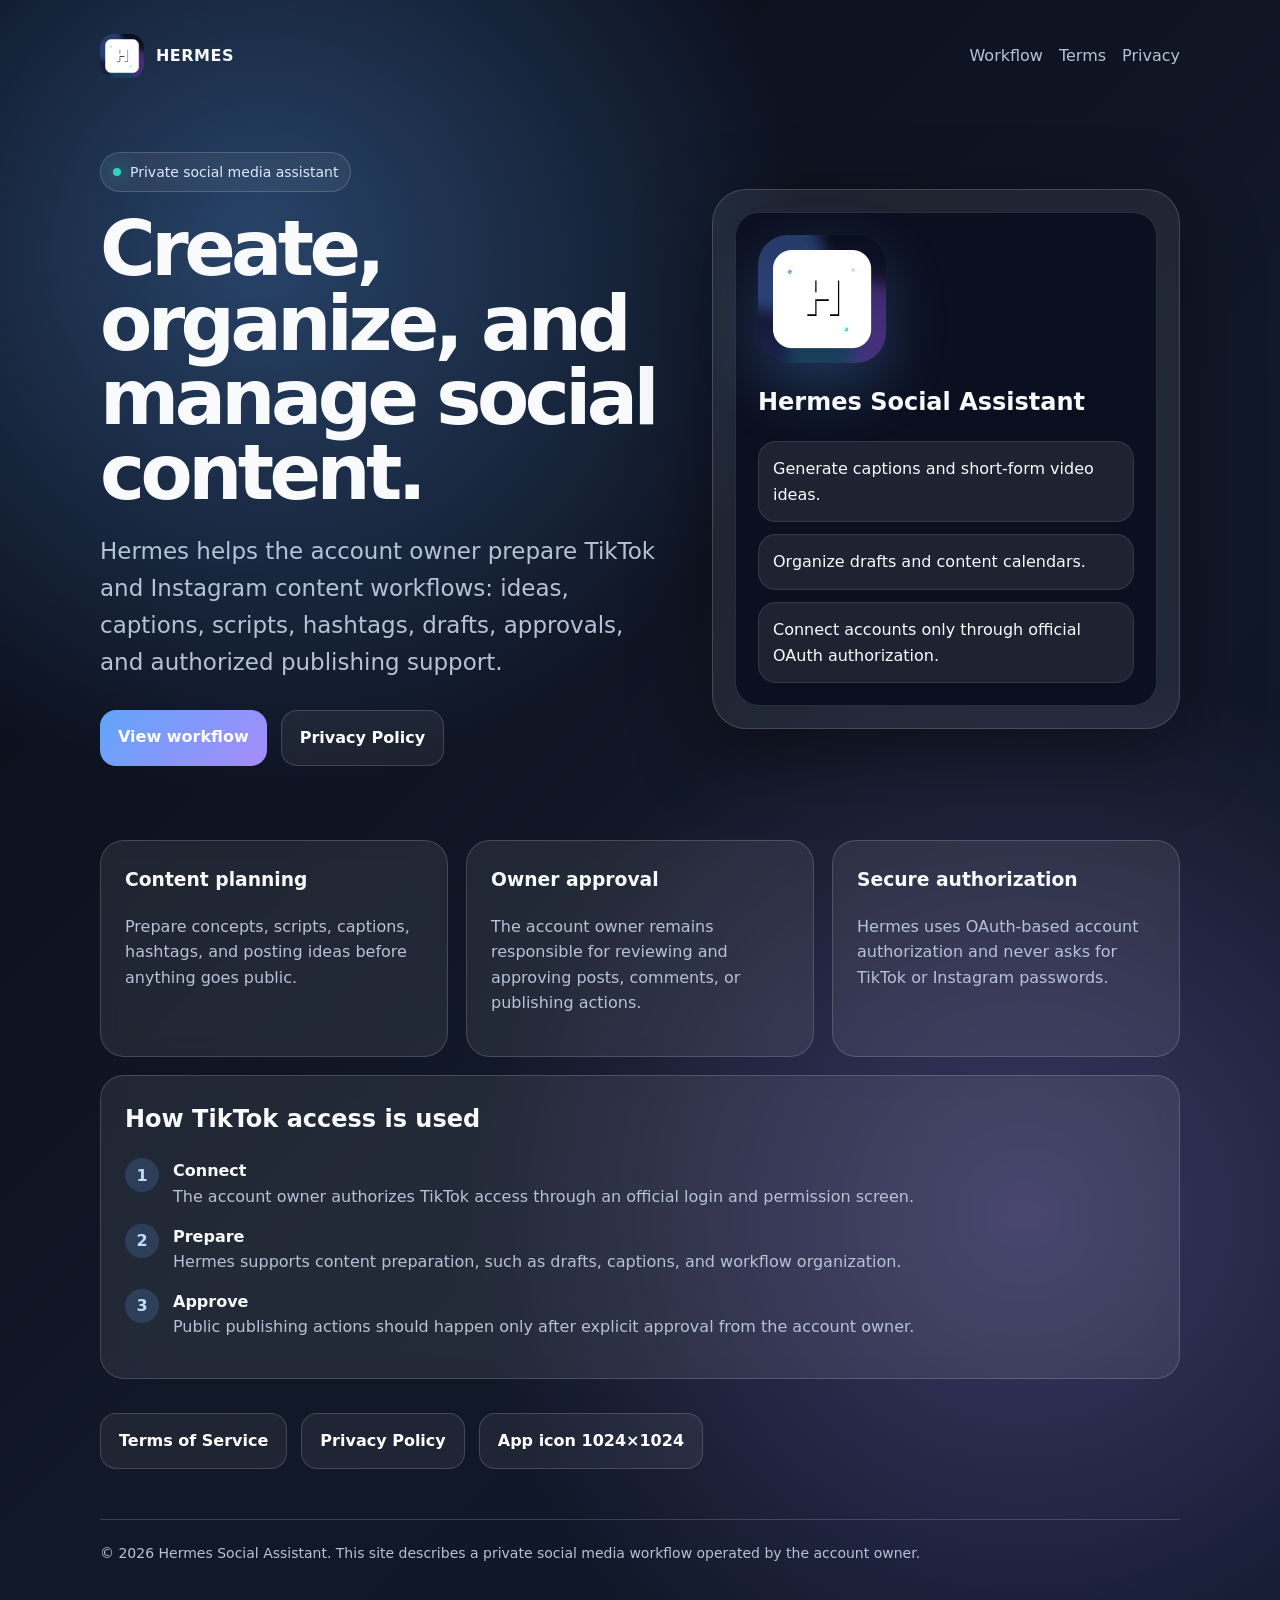
<file: index.html>
<!doctype html>
<html lang="en">
<head>
  <meta charset="utf-8">
  <meta name="viewport" content="width=device-width, initial-scale=1">
  <meta name="description" content="Hermes Social Assistant helps the account owner prepare, organize, and manage social media content workflows for TikTok and Instagram.">
  <title>Hermes Social Assistant</title>
  <style>
    :root { color-scheme: dark; --bg:#070b16; --card:rgba(255,255,255,.08); --line:rgba(255,255,255,.16); --text:#f8fafc; --muted:#b6c2d6; --blue:#60a5fa; --violet:#a78bfa; --teal:#2dd4bf; }
    *{box-sizing:border-box} body{margin:0;font-family:Inter,ui-sans-serif,system-ui,-apple-system,Segoe UI,Roboto,Arial,sans-serif;background:radial-gradient(circle at 20% 15%,rgba(96,165,250,.35),transparent 32%),radial-gradient(circle at 80% 75%,rgba(167,139,250,.28),transparent 35%),linear-gradient(135deg,#070b16 0%,#111827 55%,#0f172a 100%);color:var(--text);line-height:1.6;min-height:100vh}
    .wrap{max-width:1120px;margin:0 auto;padding:34px 20px 56px}.nav{display:flex;align-items:center;justify-content:space-between;gap:18px}.brand{display:flex;align-items:center;gap:12px;font-weight:800;letter-spacing:.03em}.brand img{width:44px;height:44px;border-radius:14px}.links{display:flex;gap:16px;flex-wrap:wrap}.links a{color:var(--muted);text-decoration:none}.links a:hover{color:white}.hero{display:grid;grid-template-columns:1.1fr .9fr;gap:40px;align-items:center;padding:74px 0 54px}.badge{display:inline-flex;align-items:center;gap:9px;padding:8px 12px;border:1px solid var(--line);border-radius:999px;background:rgba(255,255,255,.06);color:#dbeafe;font-size:14px}.dot{width:8px;height:8px;background:var(--teal);border-radius:50%;box-shadow:0 0 18px var(--teal)}h1{font-size:clamp(42px,7vw,76px);line-height:.98;margin:20px 0 18px;letter-spacing:-.06em}.lead{font-size:clamp(18px,2.4vw,23px);color:var(--muted);max-width:680px}.cta{display:flex;gap:14px;flex-wrap:wrap;margin-top:30px}.btn{display:inline-block;text-decoration:none;border-radius:16px;padding:14px 18px;font-weight:800}.primary{background:linear-gradient(135deg,var(--blue),var(--violet));color:white}.secondary{border:1px solid var(--line);color:white;background:rgba(255,255,255,.06)}.phone{padding:22px;border:1px solid var(--line);background:rgba(255,255,255,.07);border-radius:34px;box-shadow:0 24px 80px rgba(0,0,0,.38)}.screen{border-radius:24px;background:#0b1020;padding:22px;border:1px solid rgba(255,255,255,.12)}.icon{width:128px;height:128px;border-radius:30px;display:block;margin-bottom:18px;box-shadow:0 24px 60px rgba(96,165,250,.25)}.mini{display:grid;gap:12px}.bubble{background:rgba(255,255,255,.08);border:1px solid rgba(255,255,255,.10);padding:14px;border-radius:18px}.grid{display:grid;grid-template-columns:repeat(3,1fr);gap:18px;margin-top:20px}.card{border:1px solid var(--line);background:var(--card);border-radius:24px;padding:24px;backdrop-filter:blur(10px)}.card h2,.card h3{margin-top:0}.muted{color:var(--muted)}.steps{counter-reset:step}.step{display:flex;gap:14px;margin:14px 0}.num{flex:0 0 34px;height:34px;border-radius:50%;background:rgba(96,165,250,.18);display:grid;place-items:center;color:#bfdbfe;font-weight:900}.legal{margin-top:34px;display:flex;gap:14px;flex-wrap:wrap}.footer{border-top:1px solid var(--line);margin-top:50px;padding-top:22px;color:var(--muted);font-size:14px}@media(max-width:820px){.hero{grid-template-columns:1fr;padding-top:44px}.grid{grid-template-columns:1fr}.nav{align-items:flex-start;flex-direction:column}h1{font-size:44px}}
  </style>
</head>
<body>
  <div class="wrap">
    <nav class="nav">
      <div class="brand"><img src="./hermes-app-icon-1024.png" alt="Hermes icon"> HERMES</div>
      <div class="links"><a href="#workflow">Workflow</a><a href="./hermes-terms.html">Terms</a><a href="./hermes-privacy.html">Privacy</a></div>
    </nav>
    <main class="hero">
      <section>
        <div class="badge"><span class="dot"></span> Private social media assistant</div>
        <h1>Create, organize, and manage social content.</h1>
        <p class="lead">Hermes helps the account owner prepare TikTok and Instagram content workflows: ideas, captions, scripts, hashtags, drafts, approvals, and authorized publishing support.</p>
        <div class="cta">
          <a class="btn primary" href="#workflow">View workflow</a>
          <a class="btn secondary" href="./hermes-privacy.html">Privacy Policy</a>
        </div>
      </section>
      <aside class="phone" aria-label="Hermes app preview">
        <div class="screen">
          <img class="icon" src="./hermes-app-icon-1024.png" alt="Hermes app icon">
          <h2>Hermes Social Assistant</h2>
          <div class="mini">
            <div class="bubble">Generate captions and short-form video ideas.</div>
            <div class="bubble">Organize drafts and content calendars.</div>
            <div class="bubble">Connect accounts only through official OAuth authorization.</div>
          </div>
        </div>
      </aside>
    </main>
    <section class="grid" id="workflow">
      <article class="card"><h3>Content planning</h3><p class="muted">Prepare concepts, scripts, captions, hashtags, and posting ideas before anything goes public.</p></article>
      <article class="card"><h3>Owner approval</h3><p class="muted">The account owner remains responsible for reviewing and approving posts, comments, or publishing actions.</p></article>
      <article class="card"><h3>Secure authorization</h3><p class="muted">Hermes uses OAuth-based account authorization and never asks for TikTok or Instagram passwords.</p></article>
    </section>
    <section class="card" style="margin-top:18px">
      <h2>How TikTok access is used</h2>
      <div class="steps">
        <div class="step"><div class="num">1</div><div><strong>Connect</strong><br><span class="muted">The account owner authorizes TikTok access through an official login and permission screen.</span></div></div>
        <div class="step"><div class="num">2</div><div><strong>Prepare</strong><br><span class="muted">Hermes supports content preparation, such as drafts, captions, and workflow organization.</span></div></div>
        <div class="step"><div class="num">3</div><div><strong>Approve</strong><br><span class="muted">Public publishing actions should happen only after explicit approval from the account owner.</span></div></div>
      </div>
    </section>
    <div class="legal">
      <a class="btn secondary" href="./hermes-terms.html">Terms of Service</a>
      <a class="btn secondary" href="./hermes-privacy.html">Privacy Policy</a>
      <a class="btn secondary" href="./hermes-app-icon-1024.png">App icon 1024×1024</a>
    </div>
    <footer class="footer">© 2026 Hermes Social Assistant. This site describes a private social media workflow operated by the account owner.</footer>
  </div>
</body>
</html>
</file>
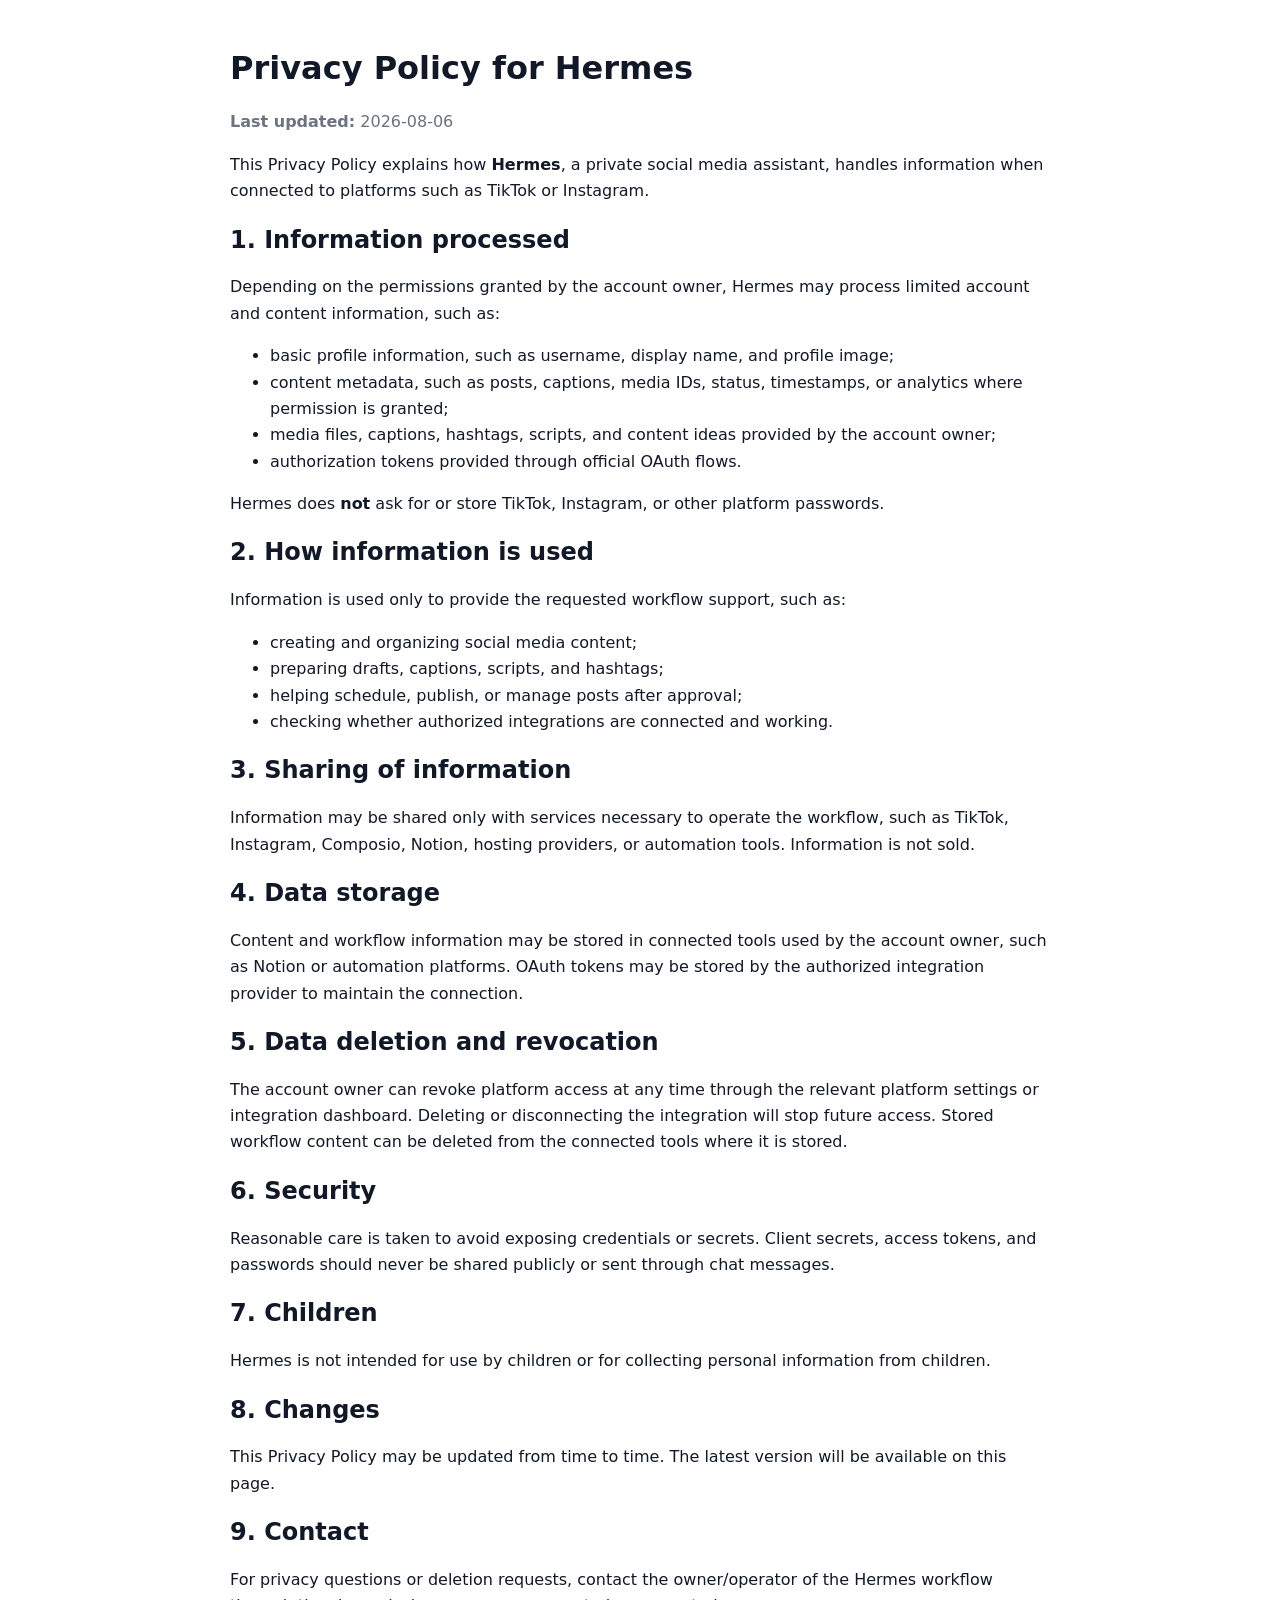
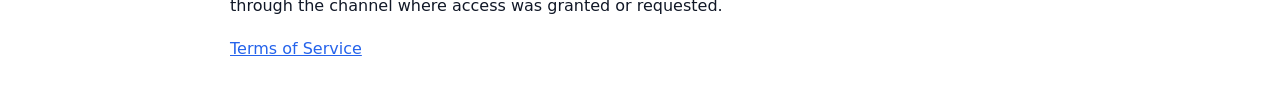
<file: hermes-privacy.html>
<!doctype html>
<html lang="en">
<head>
  <meta charset="utf-8">
  <meta name="viewport" content="width=device-width, initial-scale=1">
  <title>Privacy Policy for Hermes</title>
  <style>
    body { font-family: system-ui, -apple-system, Segoe UI, Roboto, sans-serif; max-width: 820px; margin: 48px auto; padding: 0 20px; line-height: 1.65; color: #111827; }
    h1, h2 { line-height: 1.25; }
    a { color: #2563eb; }
    .muted { color: #6b7280; }
  </style>
</head>
<body>
  <h1>Privacy Policy for Hermes</h1>
  <p class="muted"><strong>Last updated:</strong> 2026-08-06</p>

  <p>This Privacy Policy explains how <strong>Hermes</strong>, a private social media assistant, handles information when connected to platforms such as TikTok or Instagram.</p>

  <h2>1. Information processed</h2>
  <p>Depending on the permissions granted by the account owner, Hermes may process limited account and content information, such as:</p>
  <ul>
    <li>basic profile information, such as username, display name, and profile image;</li>
    <li>content metadata, such as posts, captions, media IDs, status, timestamps, or analytics where permission is granted;</li>
    <li>media files, captions, hashtags, scripts, and content ideas provided by the account owner;</li>
    <li>authorization tokens provided through official OAuth flows.</li>
  </ul>
  <p>Hermes does <strong>not</strong> ask for or store TikTok, Instagram, or other platform passwords.</p>

  <h2>2. How information is used</h2>
  <p>Information is used only to provide the requested workflow support, such as:</p>
  <ul>
    <li>creating and organizing social media content;</li>
    <li>preparing drafts, captions, scripts, and hashtags;</li>
    <li>helping schedule, publish, or manage posts after approval;</li>
    <li>checking whether authorized integrations are connected and working.</li>
  </ul>

  <h2>3. Sharing of information</h2>
  <p>Information may be shared only with services necessary to operate the workflow, such as TikTok, Instagram, Composio, Notion, hosting providers, or automation tools. Information is not sold.</p>

  <h2>4. Data storage</h2>
  <p>Content and workflow information may be stored in connected tools used by the account owner, such as Notion or automation platforms. OAuth tokens may be stored by the authorized integration provider to maintain the connection.</p>

  <h2>5. Data deletion and revocation</h2>
  <p>The account owner can revoke platform access at any time through the relevant platform settings or integration dashboard. Deleting or disconnecting the integration will stop future access. Stored workflow content can be deleted from the connected tools where it is stored.</p>

  <h2>6. Security</h2>
  <p>Reasonable care is taken to avoid exposing credentials or secrets. Client secrets, access tokens, and passwords should never be shared publicly or sent through chat messages.</p>

  <h2>7. Children</h2>
  <p>Hermes is not intended for use by children or for collecting personal information from children.</p>

  <h2>8. Changes</h2>
  <p>This Privacy Policy may be updated from time to time. The latest version will be available on this page.</p>

  <h2>9. Contact</h2>
  <p>For privacy questions or deletion requests, contact the owner/operator of the Hermes workflow through the channel where access was granted or requested.</p>

  <p><a href="./terms.html">Terms of Service</a></p>
</body>
</html>
</file>
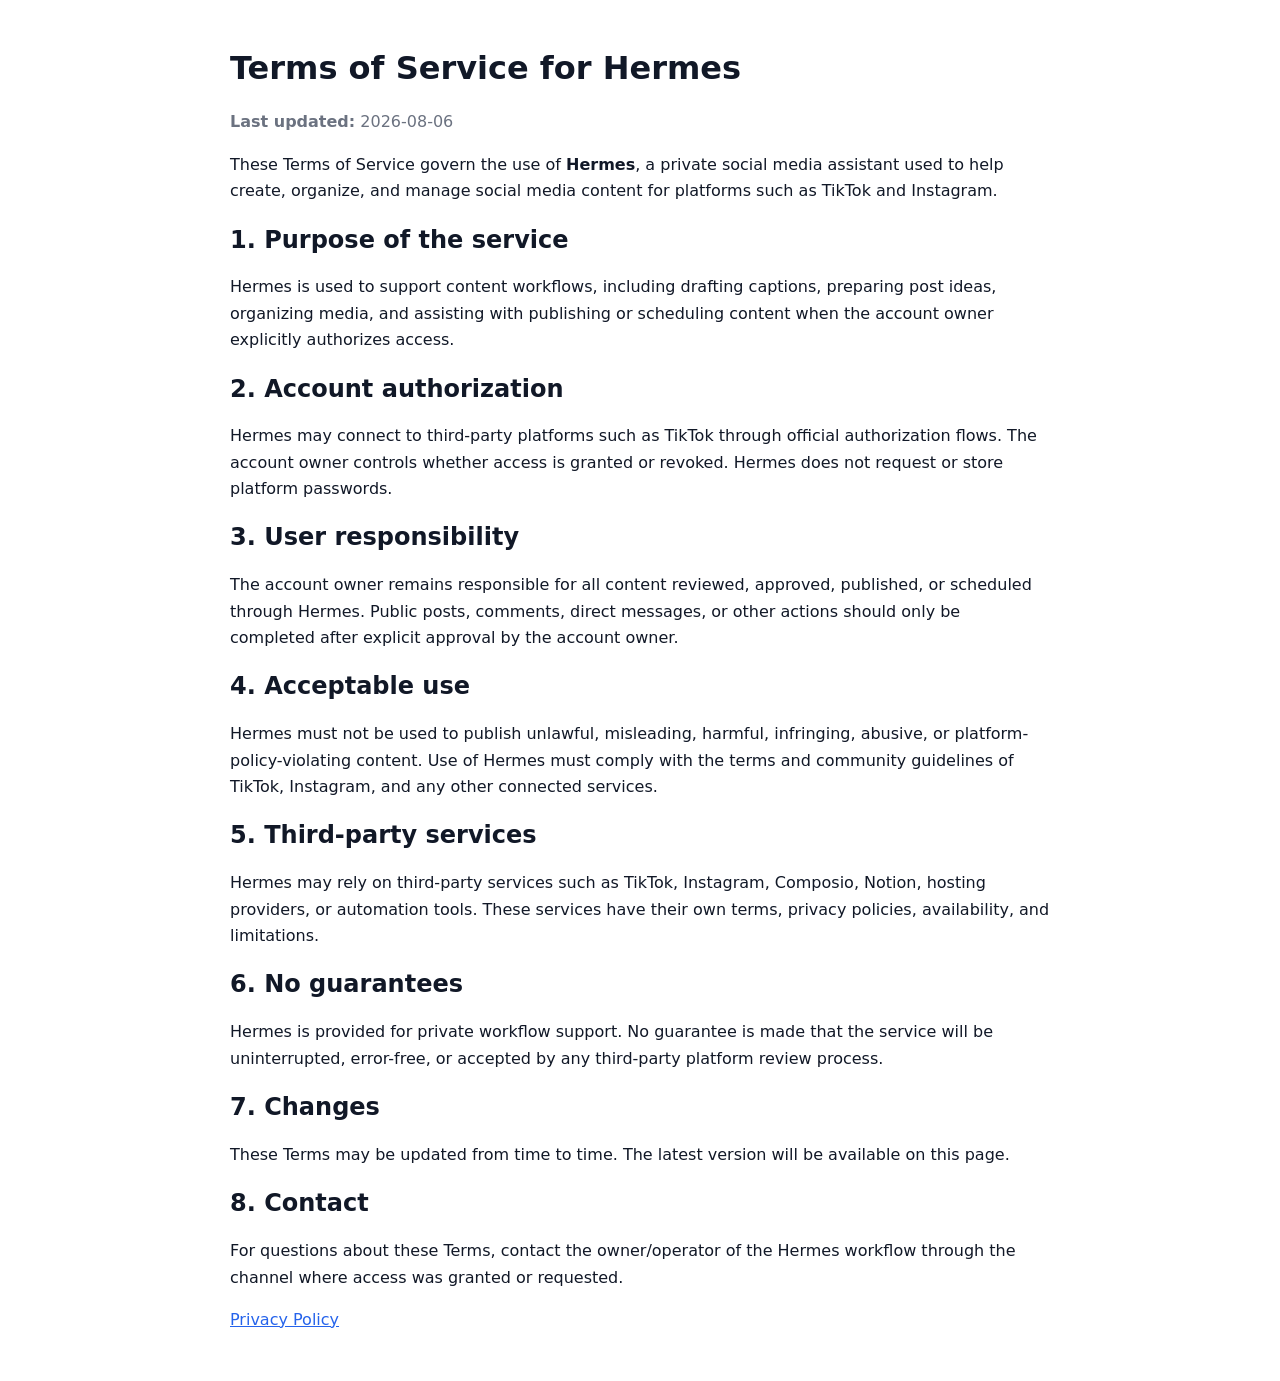
<file: hermes-terms.html>
<!doctype html>
<html lang="en">
<head>
  <meta charset="utf-8">
  <meta name="viewport" content="width=device-width, initial-scale=1">
  <title>Terms of Service for Hermes</title>
  <style>
    body { font-family: system-ui, -apple-system, Segoe UI, Roboto, sans-serif; max-width: 820px; margin: 48px auto; padding: 0 20px; line-height: 1.65; color: #111827; }
    h1, h2 { line-height: 1.25; }
    a { color: #2563eb; }
    .muted { color: #6b7280; }
  </style>
</head>
<body>
  <h1>Terms of Service for Hermes</h1>
  <p class="muted"><strong>Last updated:</strong> 2026-08-06</p>

  <p>These Terms of Service govern the use of <strong>Hermes</strong>, a private social media assistant used to help create, organize, and manage social media content for platforms such as TikTok and Instagram.</p>

  <h2>1. Purpose of the service</h2>
  <p>Hermes is used to support content workflows, including drafting captions, preparing post ideas, organizing media, and assisting with publishing or scheduling content when the account owner explicitly authorizes access.</p>

  <h2>2. Account authorization</h2>
  <p>Hermes may connect to third-party platforms such as TikTok through official authorization flows. The account owner controls whether access is granted or revoked. Hermes does not request or store platform passwords.</p>

  <h2>3. User responsibility</h2>
  <p>The account owner remains responsible for all content reviewed, approved, published, or scheduled through Hermes. Public posts, comments, direct messages, or other actions should only be completed after explicit approval by the account owner.</p>

  <h2>4. Acceptable use</h2>
  <p>Hermes must not be used to publish unlawful, misleading, harmful, infringing, abusive, or platform-policy-violating content. Use of Hermes must comply with the terms and community guidelines of TikTok, Instagram, and any other connected services.</p>

  <h2>5. Third-party services</h2>
  <p>Hermes may rely on third-party services such as TikTok, Instagram, Composio, Notion, hosting providers, or automation tools. These services have their own terms, privacy policies, availability, and limitations.</p>

  <h2>6. No guarantees</h2>
  <p>Hermes is provided for private workflow support. No guarantee is made that the service will be uninterrupted, error-free, or accepted by any third-party platform review process.</p>

  <h2>7. Changes</h2>
  <p>These Terms may be updated from time to time. The latest version will be available on this page.</p>

  <h2>8. Contact</h2>
  <p>For questions about these Terms, contact the owner/operator of the Hermes workflow through the channel where access was granted or requested.</p>

  <p><a href="./privacy.html">Privacy Policy</a></p>
</body>
</html>
</file>
